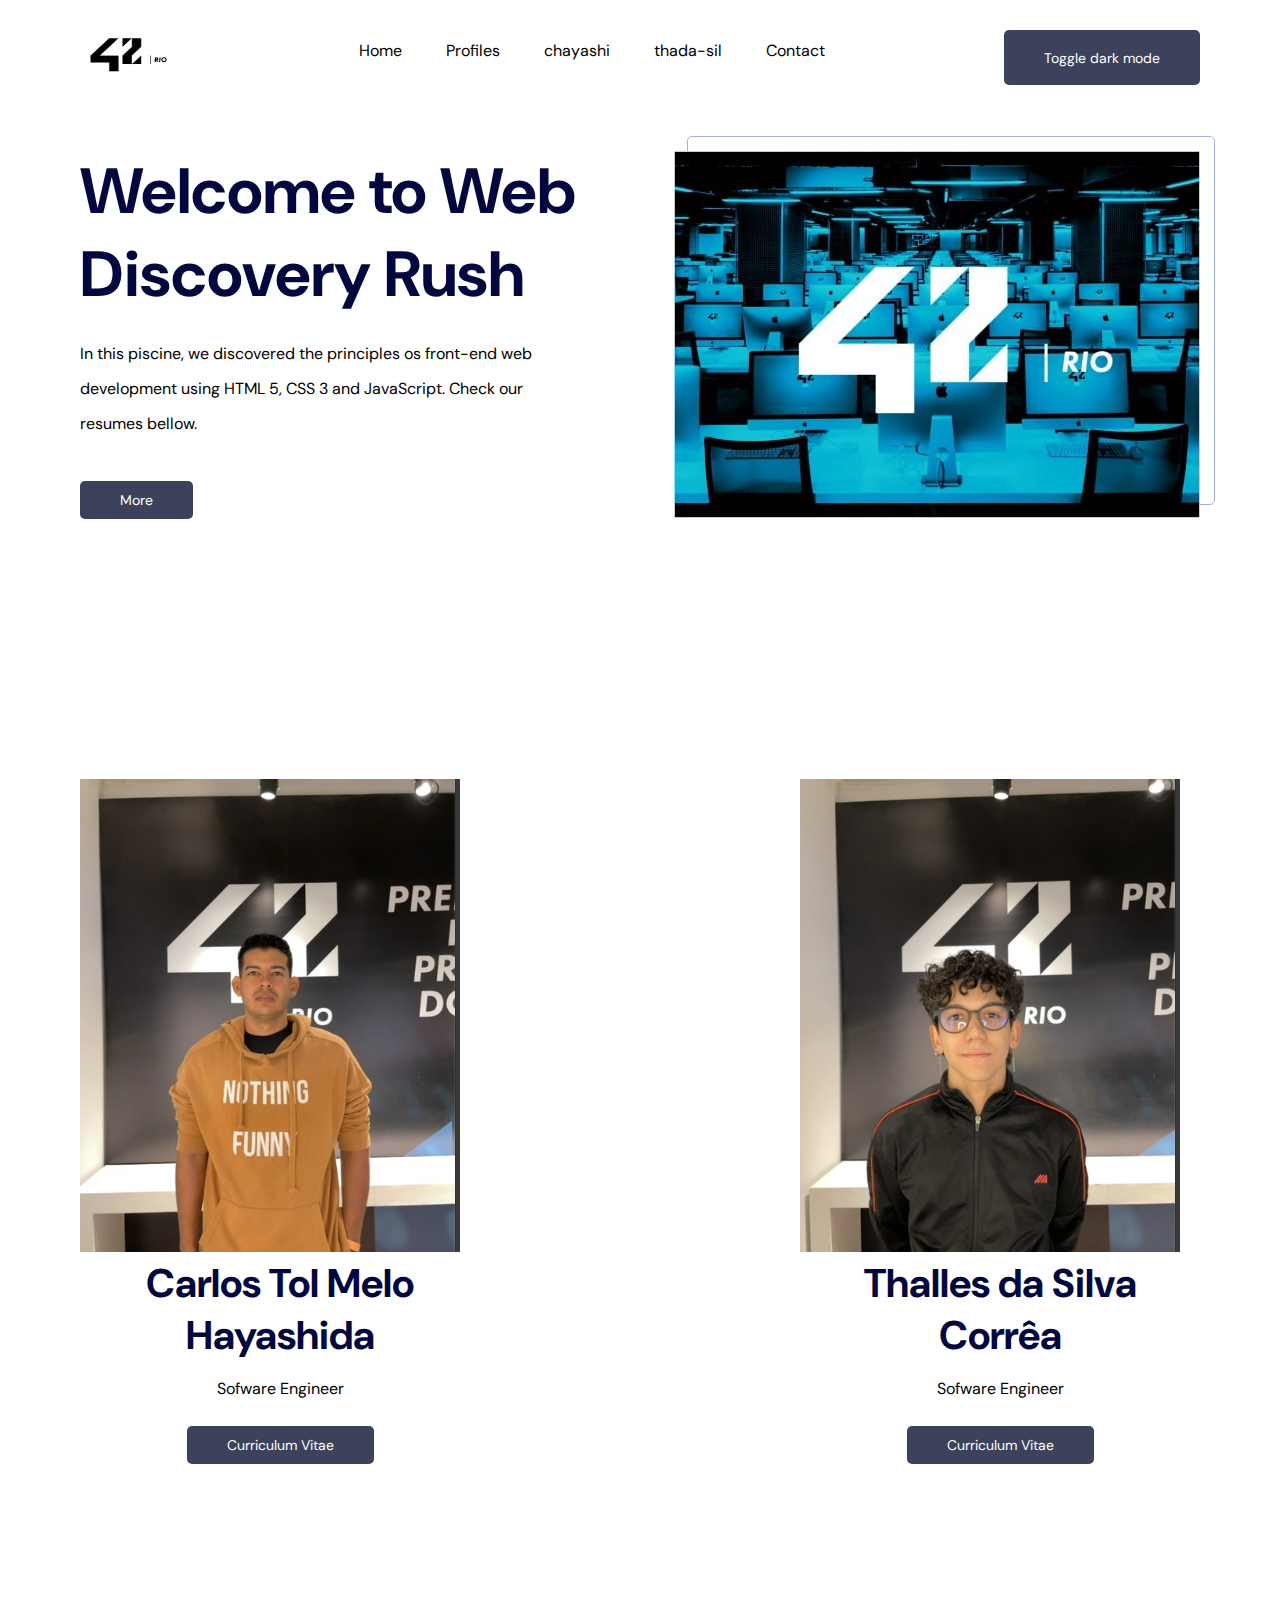
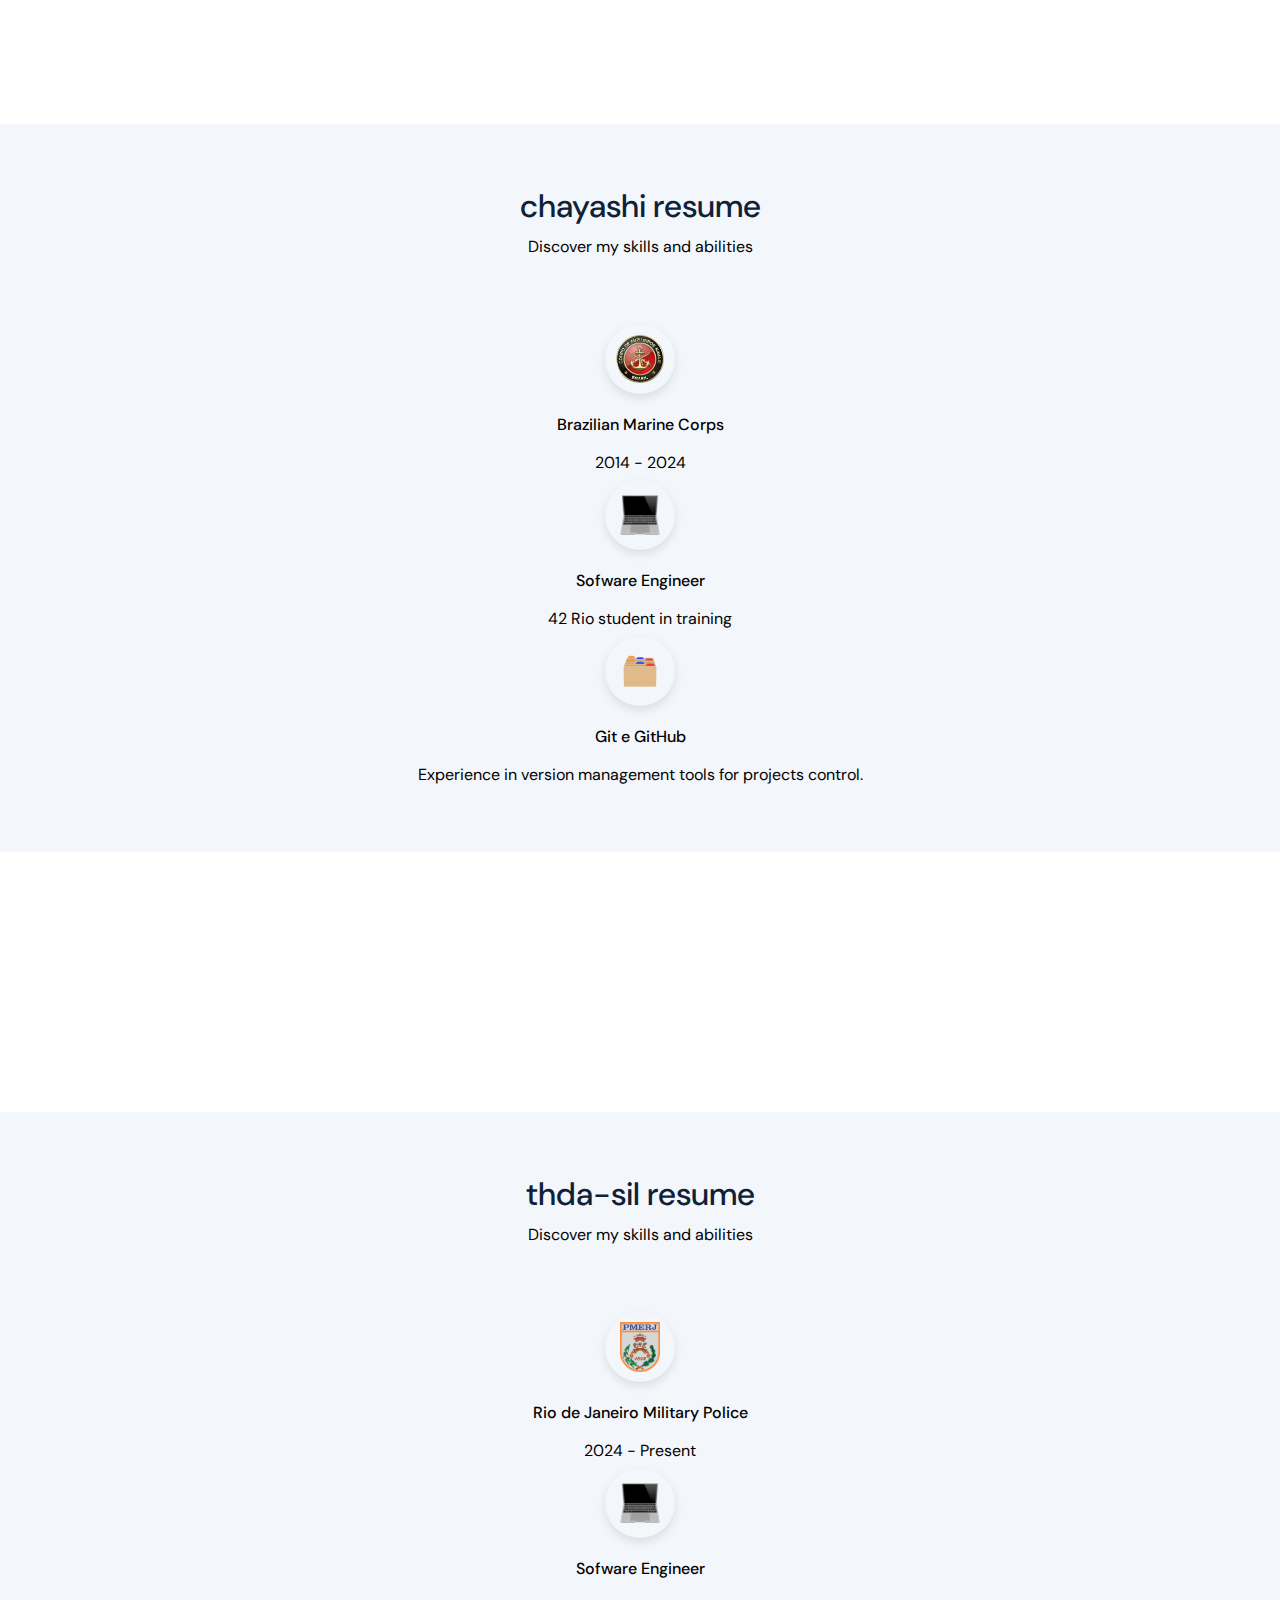
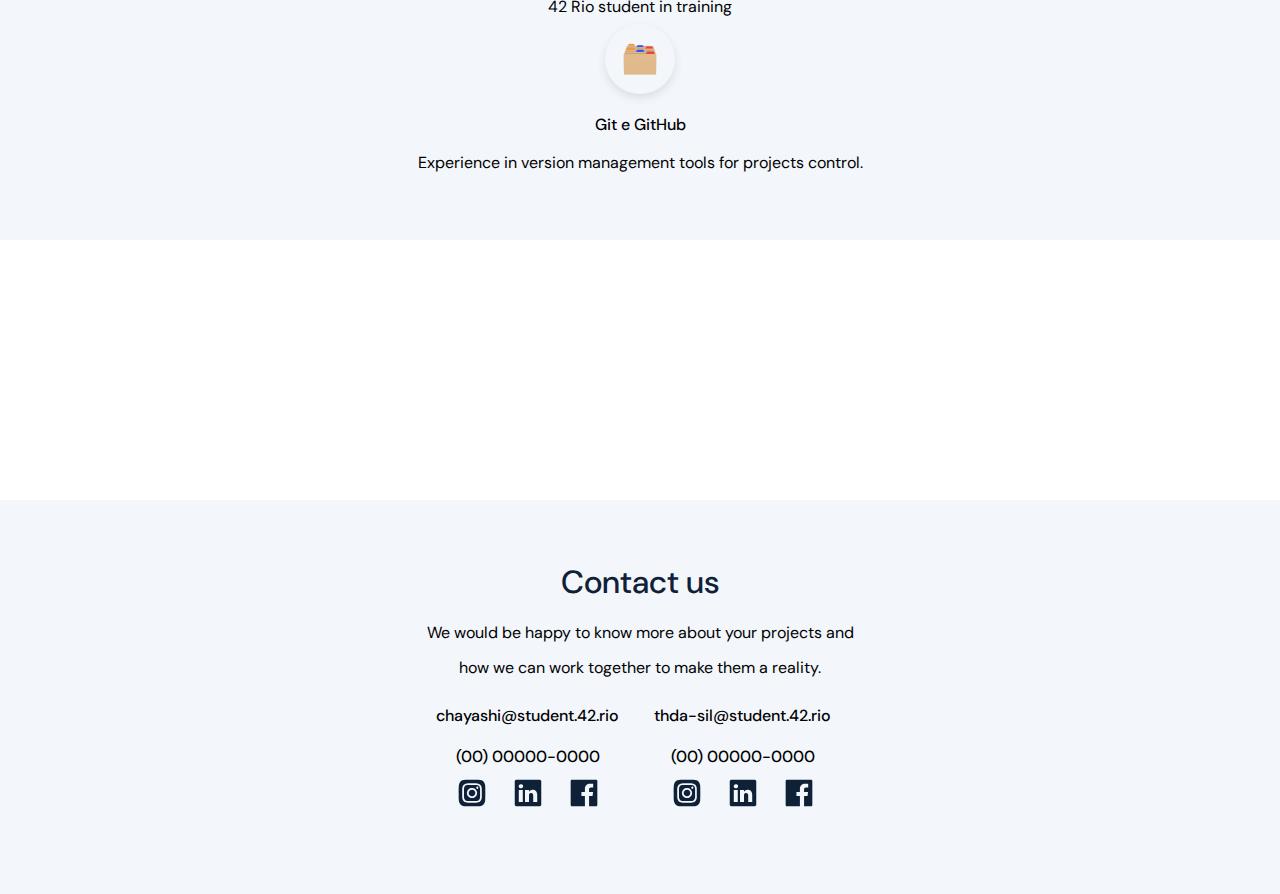
<file: rush/index.html>
<!DOCTYPE html>
<html lang="en">
<head>
	<!-- Meta tags -->
	<meta charset="UTF-8"/>
	<meta http-equiv="X-UA-Compatible" content="IE=edge"/>
	<meta name="viewport" content="width=device-width, initial-scale=1.0"/>
	<!-- Title -->
	<title>Rush</title>
	<!-- CSS -->
	<link rel="stylesheet" href="css/extends.css"/>
	<!-- Fonts -->
	<link rel="preconnect" href="https://fonts.googleapis.com" />
	<link rel="preconnect" href="https://fonts.gstatic.com" crossorigin />
	<link href="https://fonts.googleapis.com/css2?family=DM+Sans:wght@400;500;700&display=swap" rel="stylesheet"/>
</head>
<body>

	<!-- Navbar -->
	<nav class="navbar">
		<div class="navbar__content max-width mb-0">
			<a href="#header">
				<img height="50" width="100" src="assets/42.png" alt="Rush" />
			</a>
			<ul class="navbar__links">
				<li><a href="#header">Home</a></li>
				<li><a href="#about">Profiles</a></li>
				<li><a href="#skills">chayashi</a></li>
				<li><a href="#skills2">thada-sil</a></li>
				<li><a href="#footer">Contact</a></li>
			</ul>
			<div class="navbar__mobile">
				<img src="assets/menu.svg" alt="menu" class="burguer" />
				<ul class="mobile__links">
					<li><a href="#header">Home</a></li>
					<li><a href="#about">Profiles</a></li>
					<li><a href="#skills">chayashi</a></li>
					<li><a href="#skills2">thada-sil</a></li>
					<li><a href="#footer">Contact</a></li>
				</ul>
			</div>
			<button class="btn btn-primary" onclick="toggleDarkMode()">Toggle dark mode</button>
		</div>
	</nav>

	<!-- Header -->
	<header id="header" class="max-width">
		<div class="header__left">
			<h1>Welcome to Web Discovery Rush</h1>
			<p>
				In this piscine, we discovered the principles os front-end web development using HTML 5, CSS 3 and JavaScript. Check our resumes bellow.
			</p>
			<a href="#about" class="btn btn-primary">More</a>
		</div>
		<div class="header__right">
			<div class="header__image">
				<img src="assets/42.jpg" alt="42" class="42 Rio" />
			</div>
		</div>
	</header>

	<!-- About -->
	<main id="about" class="about max-width">
		<section class="about__left">
			<img src="assets/chayashi.png" alt="42" class="42" />
			<h2 class="secondary-title">Carlos Tol Melo Hayashida</h2>
			<p>Sofware Engineer</p>
			<div class="center-about">
				<a href="chayashi.html" class="btn btn-primary">Curriculum Vitae</a>
			</div>
		</section>
		<section class="about__right">
			<img src="assets/thda-sil.png" alt="42" class="42" />
			<h2 class="secondary-title">Thalles da Silva Corrêa</h2>
			<p>Sofware Engineer</p>
			<div class="center-about">
				<a href="thda-sil.html" class="btn btn-primary">Curriculum Vitae</a>
			</div>
		</section>
	</main>

	<!-- Skills -->
	<section id="skills" class="skills">
		<div class="skills__content max-width">
			<h2 class="tertiary-title">chayashi resume</h2>
			<p class="description">
				Discover my skills and abilities
			</p>
			<ul>
				<li class="skills__item">
					<div class="image-container">
						<img height="50" height="70" src="assets/cfn.png" alt="CFN" />
					</div>
					<h3>Brazilian Marine Corps</h3>
					<p>
						2014 - 2024
					</p>
				</li>
				<li class="skills__item">
					<div class="image-container">
						<img height="40" height="70" src="assets/notebook.png" alt="42" />
					</div>
					<h3>Sofware Engineer</h3>
					<p>
						42 Rio student in training
					</p>
				</li>
				<li class="skills__item">
					<div class="image-container">
						<img src="assets/files.png" alt="Gerenciamentos de versões" />
					</div>
					<h3>Git e GitHub</h3>
					<p>
						Experience in version management tools for projects control.
					</p>
				</li>
			</ul>
		</div>
	</section>

	<section id="skills2" class="skills">
		<div class="skills__content max-width">
			<h2 class="tertiary-title">thda-sil resume</h2>
			<p class="description">
				Discover my skills and abilities
			</p>
			<ul>
				<li class="skills__item">
					<div class="image-container">
						<img height="50" height="70" src="assets/pmerj.png" alt="PMERJ" />
					</div>
					<h3>Rio de Janeiro Military Police</h3>
					<p>
						2024 - Present
					</p>
				</li>
				<li class="skills__item">
					<div class="image-container">
						<img height="40" height="70" src="assets/notebook.png" alt="42" />
					</div>
					<h3>Sofware Engineer</h3>
					<p>
						42 Rio student in training
					</p>
				</li>
				<li class="skills__item">
					<div class="image-container">
						<img src="assets/files.png" alt="Gerenciamentos de versões" />
					</div>
					<h3>Git e GitHub</h3>
					<p>
						Experience in version management tools for projects control.
					</p>
				</li>
			</ul>
		</div>
	</section>

	<!-- Footer -->
	<footer id="footer">
		<div class="footer__content max-width mb-0">
			<h2 class="tertiary-title mb-s">Contact us</h2>
			<p class="mb-m">
				We would be happy to know more about your projects and how we can
				work together to make them a reality.
			</p>
			<div class="footer__contact_left mb-m">
				<div class="contact-info">
					<span class="mb-m">chayashi@student.42.rio</span>
					<span>(00) 00000-0000</span>
						<ul class="mb-l">
							<li>
								<a href="https://www.instagram.com/caarlostol/"><img src="assets/instagram.svg" alt="Instagram" /></a>
							</li>
							<li>
								<a href="https://www.linkedin.com/in/carlostolhayashida/"><img src="assets/linkedin.svg" alt="Linkedin" /></a>
							</li>
							<li>
								<a href="#"><img src="assets/facebook.svg" alt="Facebook" /></a>
							</li>
						</ul>
				</div>
			<div class="contact-info">
				<span class="mb-m">thda-sil@student.42.rio</span>
				<span>(00) 00000-0000</span>
					<ul class="mb-l">
						<li>
							<a href="https://www.instagram.com/thdslv_c/"><img src="assets/instagram.svg" alt="Instagram" /></a>
						</li>
						<li>
							<a href="https://www.linkedin.com/in/thalles-da-silva-095a47199/"><img src="assets/linkedin.svg" alt="Linkedin" /></a>
						</li>
						<li>
							<a href="#"><img src="assets/facebook.svg" alt="Facebook" /></a>
						</li>
					</ul>
			</div>
		</div>
	</footer>

	<!-- Script -->
	<script src="scripts/index.js"></script>
</body>
</html>
</file>
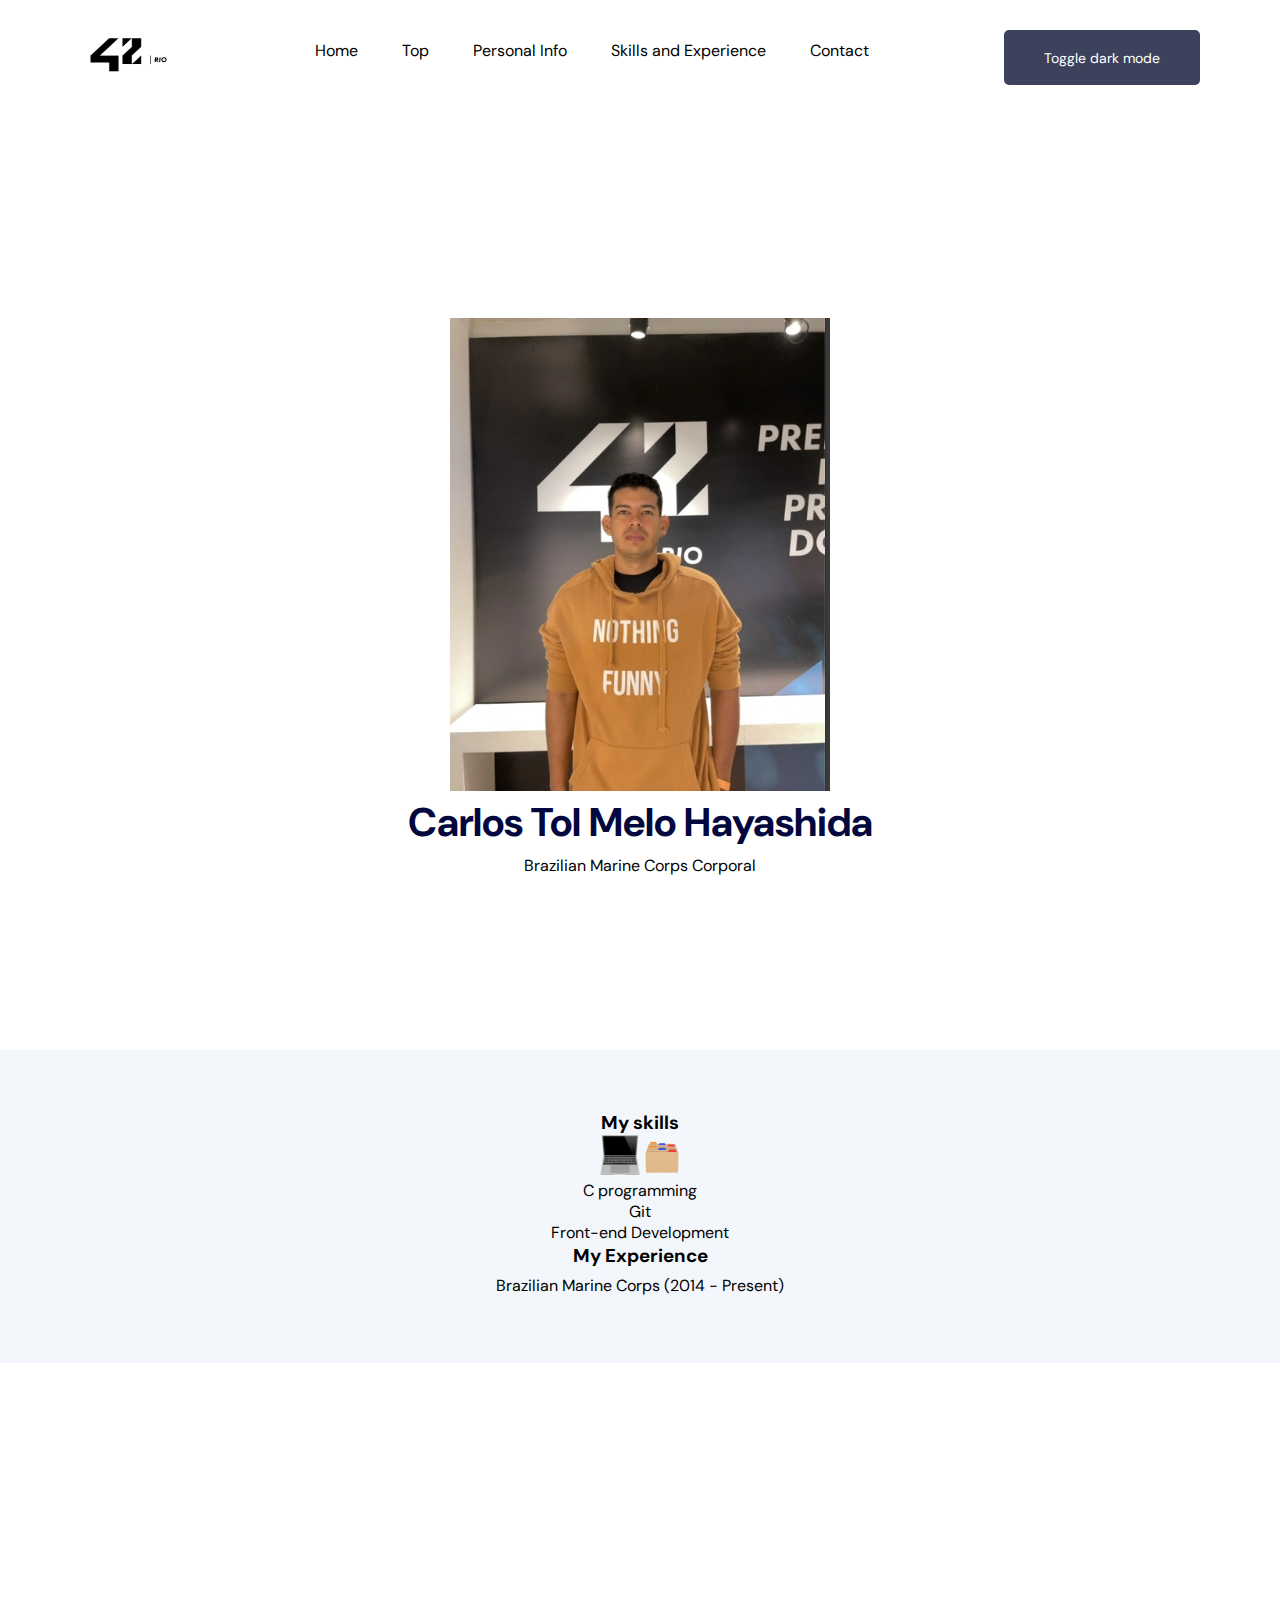
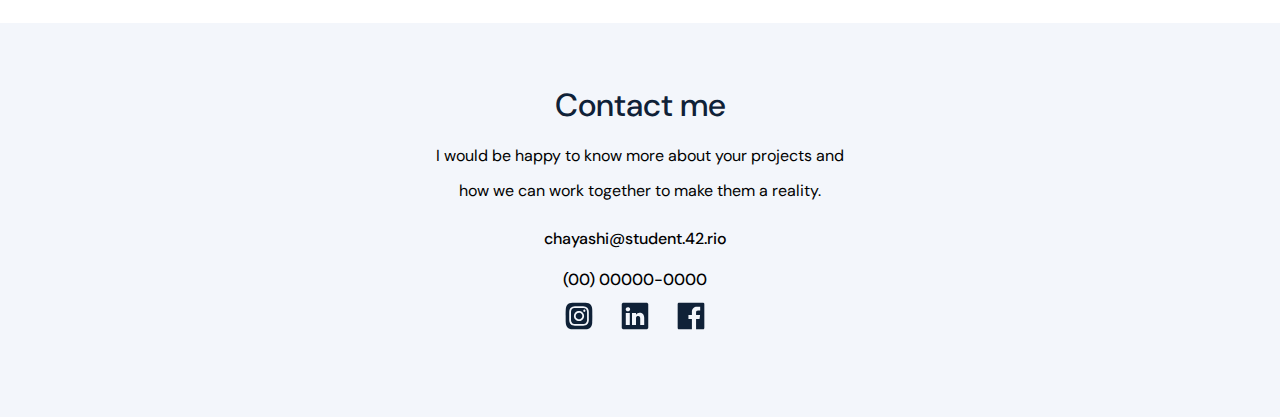
<file: rush/chayashi.html>
<!DOCTYPE html>
<html lang="en">
<head>
	<!-- Meta tags -->
	<meta charset="UTF-8"/>
	<meta http-equiv="X-UA-Compatible" content="IE=edge"/>
	<meta name="viewport" content="width=device-width, initial-scale=1.0"/>
	<!-- Title -->
	<title>Rush</title>
	<!-- CSS -->
	<link rel="stylesheet" href="css/extends.css"/>
	<!-- Fonts -->
	<link rel="preconnect" href="https://fonts.googleapis.com" />
	<link rel="preconnect" href="https://fonts.gstatic.com" crossorigin />
	<link href="https://fonts.googleapis.com/css2?family=DM+Sans:wght@400;500;700&display=swap" rel="stylesheet"/>
</head>
<body>
	<!-- Navbar -->
	<nav class="navbar">
		<div class="navbar__content max-width mb-0">
			<a href="#top">
				<img height="50" width="100" src="assets/42.png" alt="Rush" />
			</a>
			<ul class="navbar__links">
				<li><a href="index.html">Home</a></li>
				<li><a href="#top">Top</a></li>
				<li><a href="#about-chayashi">Personal Info</a></li>
				<li><a href="#skills-chayashi">Skills and Experience</a></li>
				<li><a href="#footer-chayashi">Contact</a></li>
			</ul>
			<div class="navbar__mobile">
				<img src="assets/menu.svg" alt="menu" class="burguer" />
				<ul class="mobile__links">
					<li><a href="index.html">Home</a></li>
					<li><a href="#top">Top</a></li>
					<li><a href="#about-chayashi">Personal Info</a></li>
					<li><a href="#skills-chayashi">Skills and Experience</a></li>
					<li><a href="#footer-chayashi">Contact</a></li>
				</ul>
			</div>
			<button class="btn btn-primary" onclick="toggleDarkMode()">Toggle dark mode</button>
		</div>
	</nav>

	<!--About-->
	<main class="about-chayashi" id="about-chayashi">
				<section class="center-about-chayashi">
					<img src="assets/chayashi.png" alt="42" class="42" />
					<h2 class="secondary-title">Carlos Tol Melo Hayashida</h2>
					<p>Brazilian Marine Corps Corporal</p>
				</section>
	</main>

	<!-- Skills -->
	<section id="skills-chayashi" class="skills">
		<div class="skills__content max-width">
			<h3>My skills</h3>
			<div class="image-container">
				<img height="40" height="70" src="assets/notebook.png" alt="Laptop"/>
				<img src="assets/files.png" alt="Files"/>
			</div>
				<ul>
					<li>C programming</li>
					<li>Git</li>
					<li>Front-end Development</li>
				</ul>
			<h3>My Experience</h3>
			<p>Brazilian Marine Corps (2014 - Present)</p>
			<ul class="skills-ul">
				<li class="skills__item"></li>
			</ul>
		</div>
	</section>

	<!-- Footer -->
	<footer id="footer-chayashi">
		<div class="footer__content max-width mb-0">
			<h2 class="tertiary-title mb-s">Contact me</h2>
			<p class="mb-m">
				I would be happy to know more about your projects and how we can
				work together to make them a reality.
			</p>
			<div class="footer__contact_left mb-m">
				<div class="contact-info">
					<span class="mb-m">chayashi@student.42.rio</span>
					<span>(00) 00000-0000</span>
						<ul class="mb-l">
							<li>
								<a href="https://www.instagram.com/caarlostol/"><img src="assets/instagram.svg" alt="Instagram" /></a>
							</li>
							<li>
								<a href="https://www.linkedin.com/in/carlostolhayashida/"><img src="assets/linkedin.svg" alt="Linkedin" /></a>
							</li>
							<li>
								<a href="#"><img src="assets/facebook.svg" alt="Facebook" /></a>
							</li>
						</ul>
				</div>
		</div>
	</footer>

	<!-- Script -->
	<script src="scripts/index.js"></script>
</body>
</html>
</file>
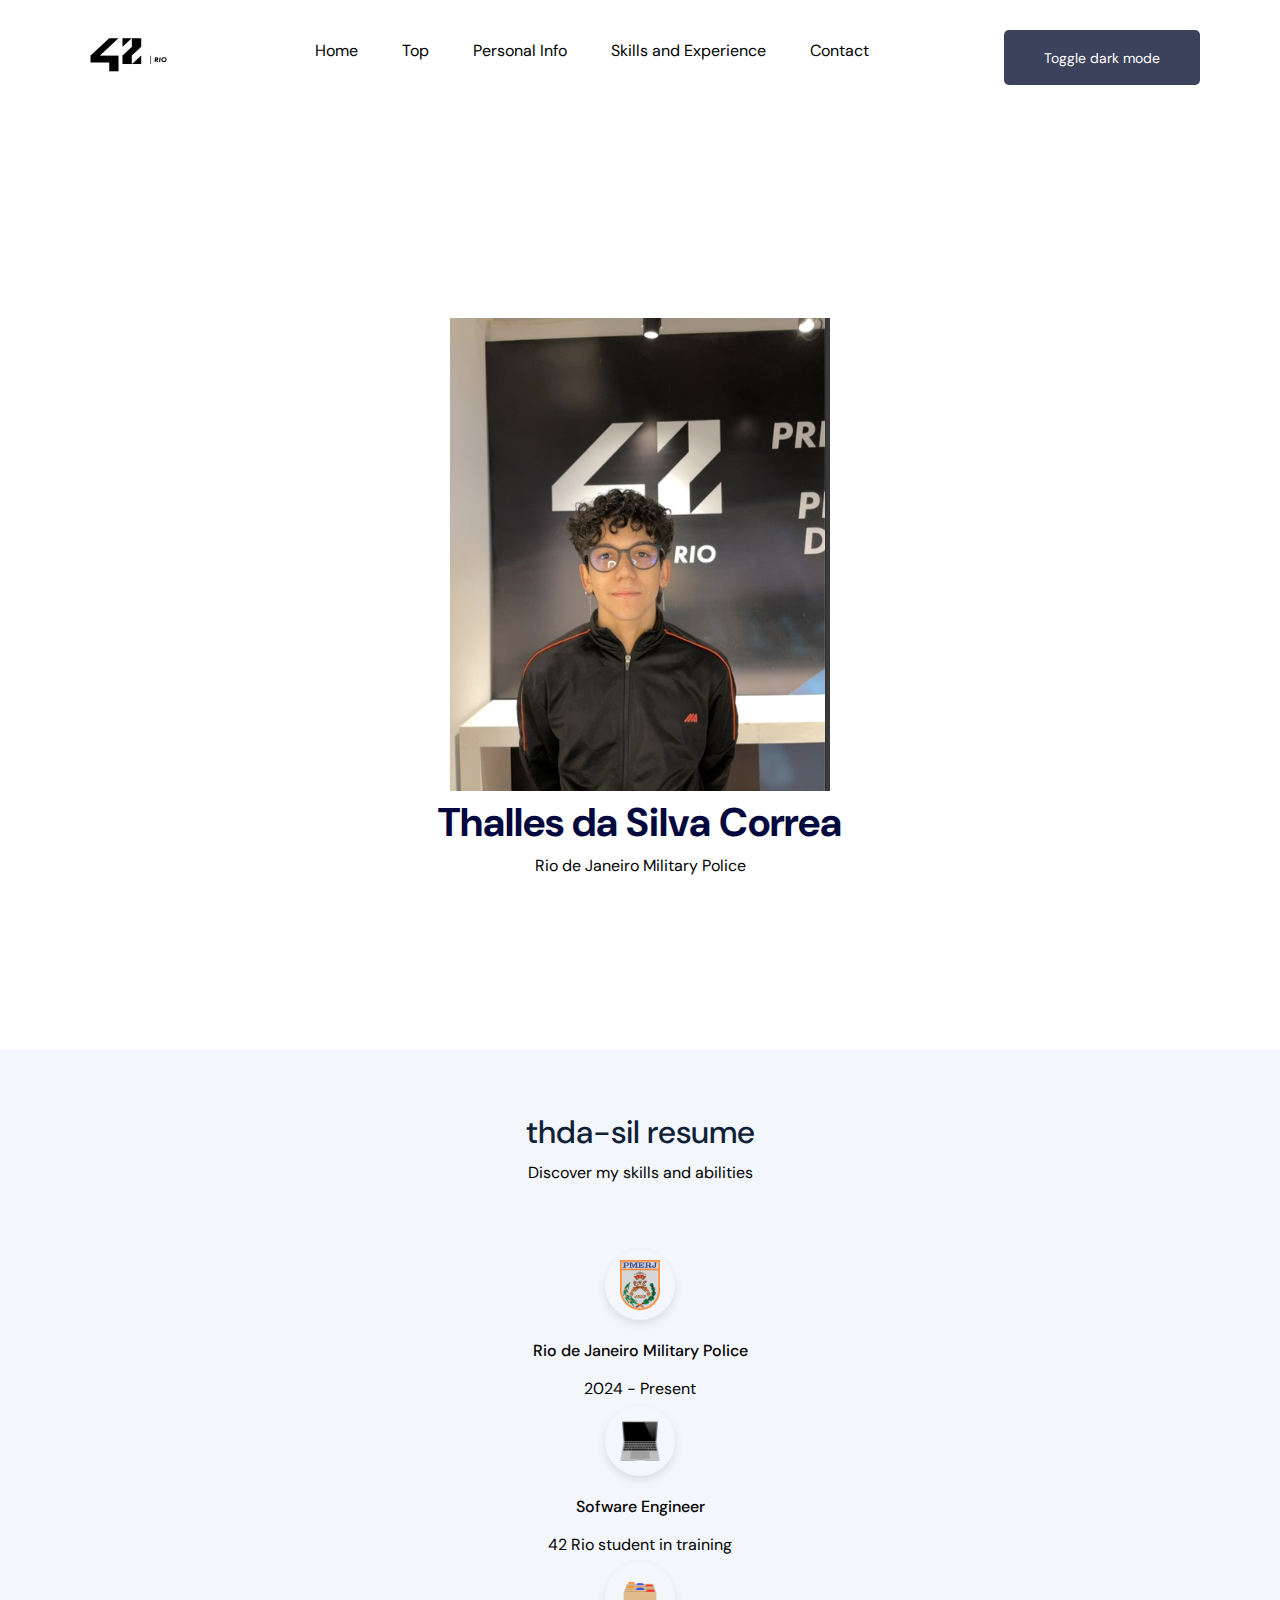
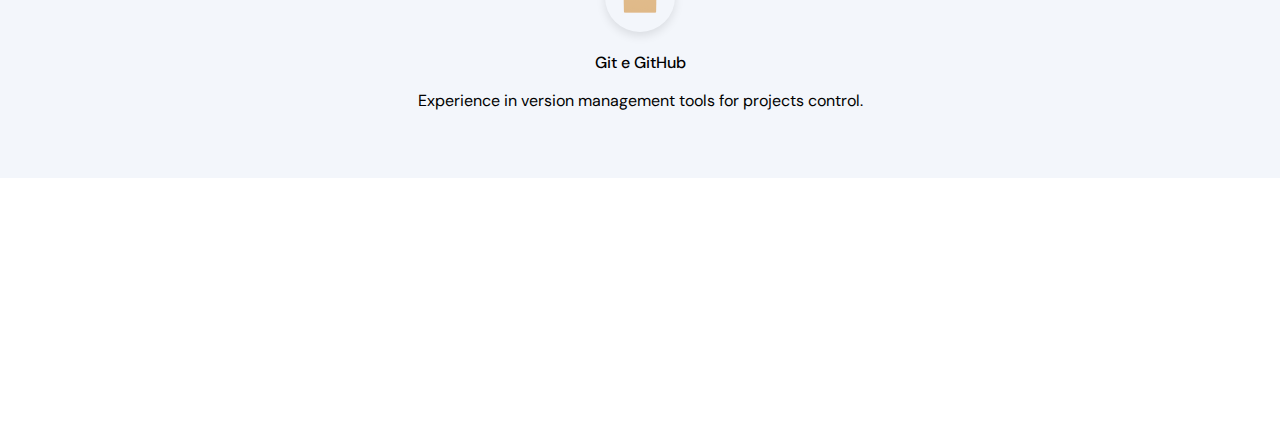
<file: rush/thda-sil.html>
<!DOCTYPE html>
<html lang="en">
<head>
	<!-- Meta tags -->
	<meta charset="UTF-8"/>
	<meta http-equiv="X-UA-Compatible" content="IE=edge"/>
	<meta name="viewport" content="width=device-width, initial-scale=1.0"/>
	<!-- Title -->
	<title>Rush</title>
	<!-- CSS -->
	<link rel="stylesheet" href="css/extends.css"/>
	<!-- Fonts -->
	<link rel="preconnect" href="https://fonts.googleapis.com" />
	<link rel="preconnect" href="https://fonts.gstatic.com" crossorigin />
	<link href="https://fonts.googleapis.com/css2?family=DM+Sans:wght@400;500;700&display=swap" rel="stylesheet"/>
</head>
<body>
	<!-- Navbar -->
	<nav class="navbar">
		<div class="navbar__content max-width mb-0">
			<a href="#top">
				<img height="50" width="100" src="assets/42.png" alt="Rush" />
			</a>
			<ul class="navbar__links">
				<li><a href="index.html">Home</a></li>
				<li><a href="#top">Top</a></li>
				<li><a href="#about-thda-sil">Personal Info</a></li>
				<li><a href="#skills-thda-sil">Skills and Experience</a></li>
				<li><a href="#footer-thda-sil">Contact</a></li>
			</ul>
			<div class="navbar__mobile">
				<img src="assets/menu.svg" alt="menu" class="burguer" />
				<ul class="mobile__links">
					<li><a href="index.html">Home</a></li>
					<li><a href="#top">Top</a></li>
					<li><a href="#about-thda-sil">Personal Info</a></li>
					<li><a href="#skills-thda-sil">Skills and Experience</a></li>
					<li><a href="#footer-thda-sil">Contact</a></li>
				</ul>
			</div>
			<button class="btn btn-primary" onclick="toggleDarkMode()">Toggle dark mode</button>
		</div>
	</nav>

	<!--About-->
	<main class="about-thda-sil" id="about-thda-sil">
		<section class="center-about-thda-sil">
			<img src="assets/thda-sil.png" alt="42" class="42" />
			<h2 class="secondary-title">Thalles da Silva Correa</h2>
			<p>Rio de Janeiro Military Police</p>
		</section>
	</main>


	<section id="skills2" class="skills">
		<div class="skills__content max-width">
			<h2 class="tertiary-title">thda-sil resume</h2>
			<p class="description">
				Discover my skills and abilities
			</p>
			<ul>
				<li class="skills__item">
					<div class="image-container">
						<img height="50" height="70" src="assets/pmerj.png" alt="PMERJ" />
					</div>
					<h3>Rio de Janeiro Military Police</h3>
					<p>
						2024 - Present
					</p>
				</li>
				<li class="skills__item">
					<div class="image-container">
						<img height="40" height="70" src="assets/notebook.png" alt="42" />
					</div>
					<h3>Sofware Engineer</h3>
					<p>
						42 Rio student in training
					</p>
				</li>
				<li class="skills__item">
					<div class="image-container">
						<img src="assets/files.png" alt="Gerenciamentos de versões" />
					</div>
					<h3>Git e GitHub</h3>
					<p>
						Experience in version management tools for projects control.
					</p>
				</li>
			</ul>
		</div>
	</section>
</body>
</html>
</file>
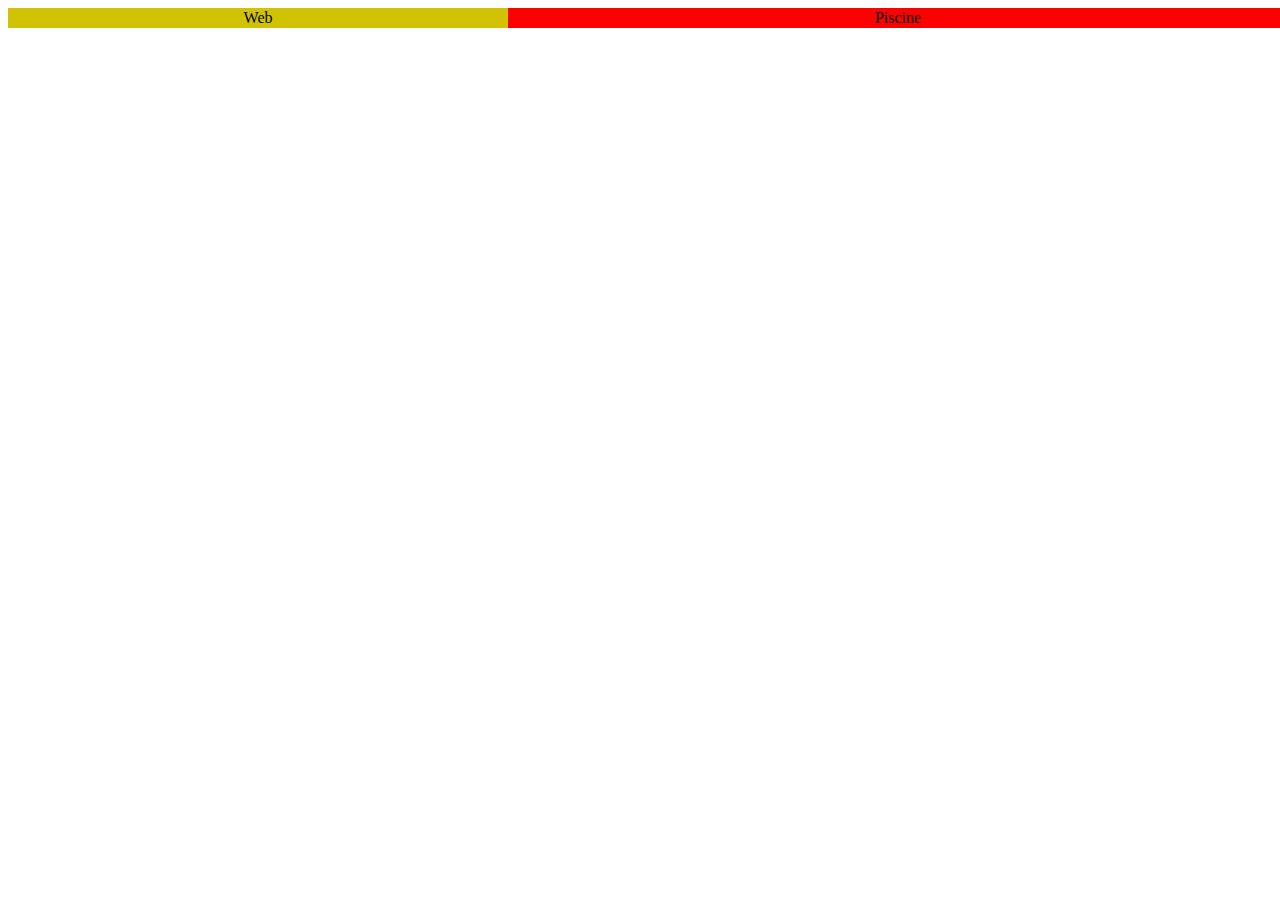
<file: cell01/ex05/tab.html>
<!DOCTYPE html>
<html lang="en">
<head>
    <meta charset="UTF-8">
    <meta name="viewport" content="width=device-width, initial-scale=1.0">
    <title>Tab</title>
    <style>
    body {
        width: 100vw;
        height: 50vh;    
    }
    table {
        border-collapse: collapse;
        width: 100%;
    }
    td {
		text-align: center;
		vertical-align: middle;
	}
	.cell1 {
		background-color:#d1c303;
	}
	.cell2 {
		background-color:#FF0000;
	}
	</style>
</head>
<body>
    <table>
        <tr>
            <td class="cell1">Web</td>
            <td class="cell2">Piscine</td>
        </tr>
    </table>
</body>
</html>
</file>
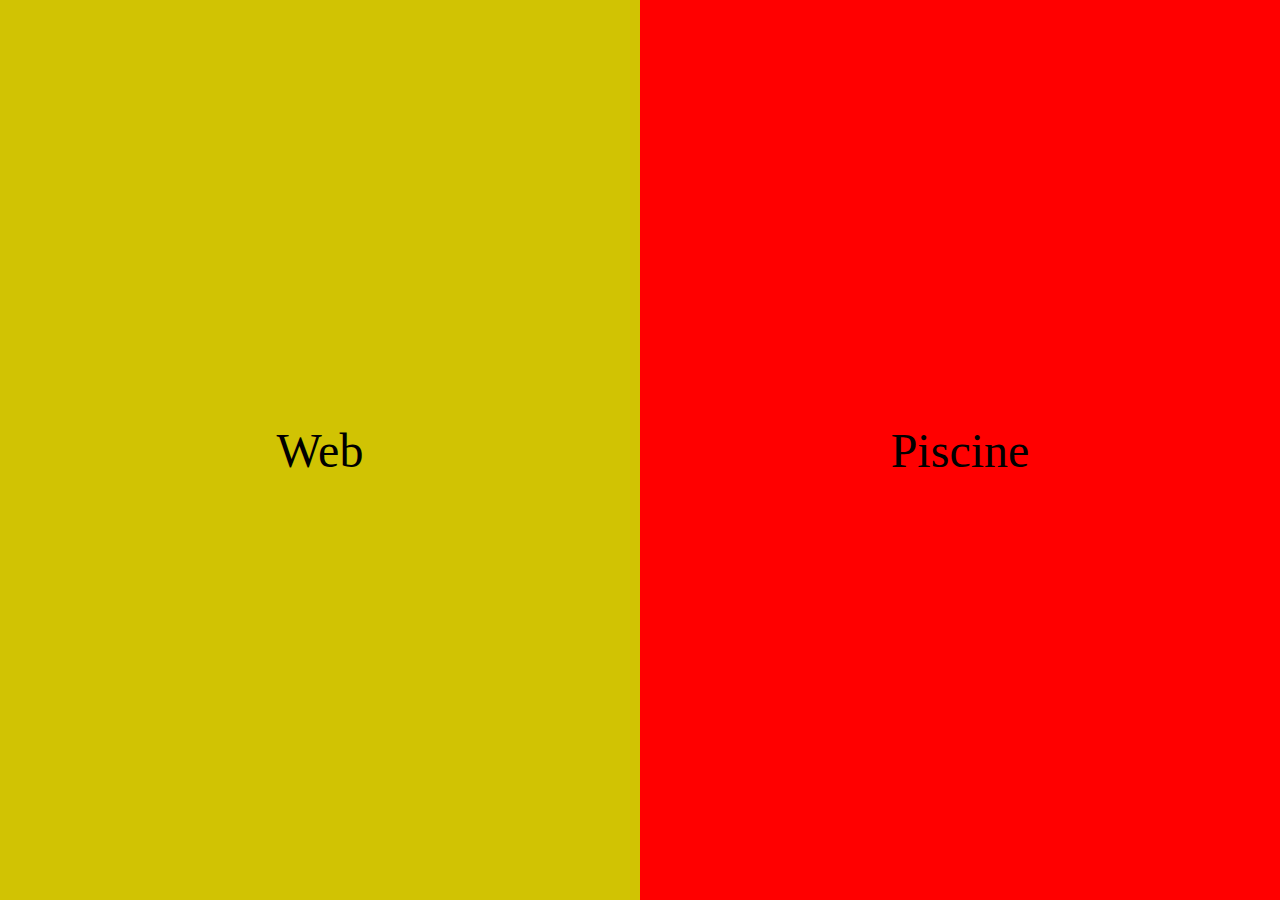
<file: cell01/ex06/responsive.html>
<!DOCTYPE html>
<html lang="en">
<head>
    <meta charset="UTF-8">
    <meta name="viewport" content="width=device-width, initial-scale=1.0">
    <title>Tab</title>
    <style>
    body {
        margin: 0;
        padding: 0;
        width: 100vw;
        height: 100vh;
        overflow: hidden;    
    }
    table {
        border-collapse: collapse;
        width: 100%;
        height: 100%;
    }
    td {
		text-align: center;
		vertical-align: middle;
        width: 50%;
        font-size: 300%;
	}
	.cell1 {
		background-color:#d1c303;
	}
	.cell2 {
		background-color:#FF0000;
	}
	</style>
</head>
<body>
    <table>
        <tr>
            <td class="cell1" >Web</td>
            <td class="cell2">Piscine</td>
        </tr>
    </table>
</body>
</html>
</file>
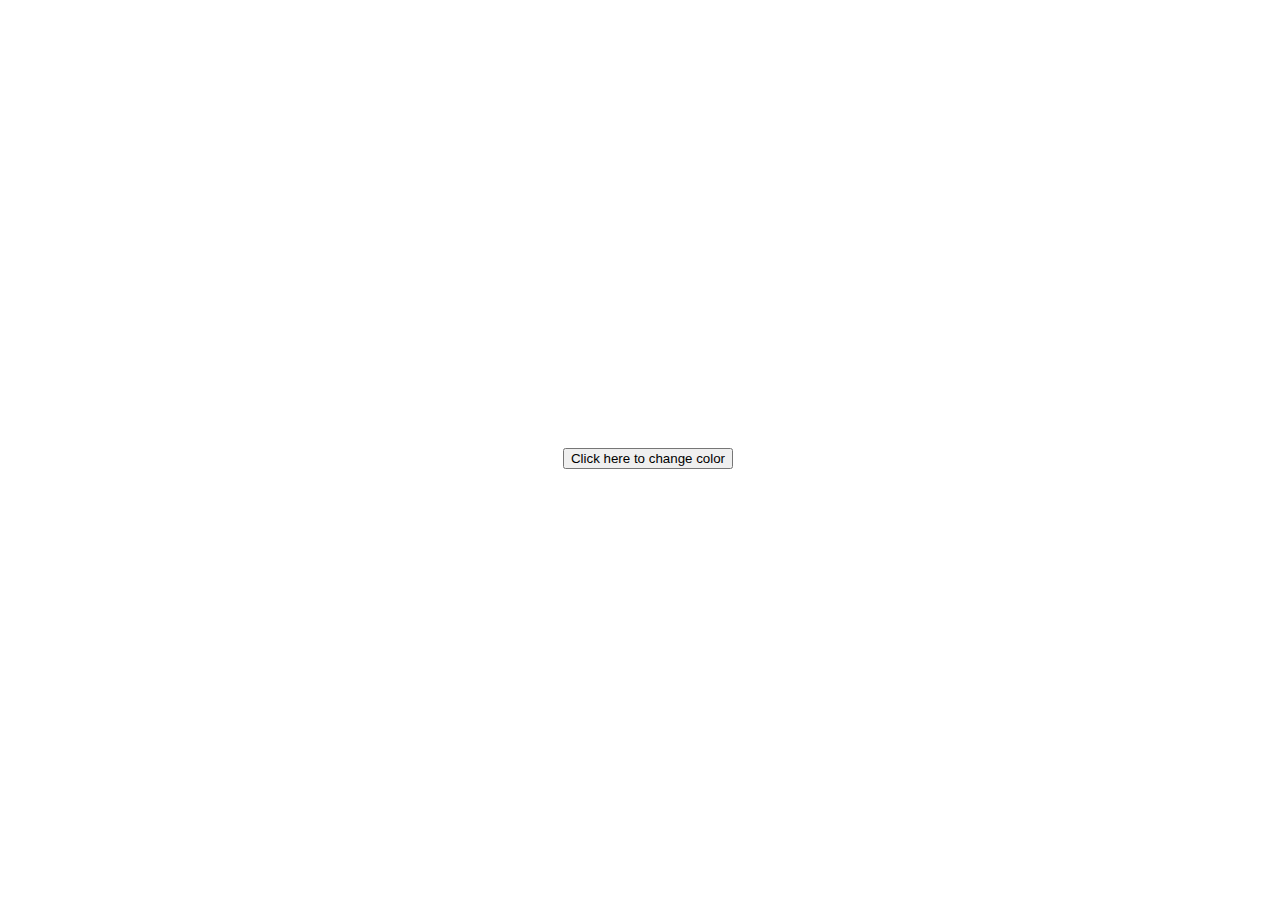
<file: cell03/ex00/background.html>
<!DOCTYPE html>
<html lang="en">
<head>
    <meta charset="UTF-8">
    <meta name="viewport" content="width=device-width, initial-scale=1.0">
    <link rel="stylesheet" href="background.css">
    <title>Background</title>
    <script>
        function   change_color()
        {
            var colors = ["#FF5733", "#33FF57", "#5733FF", "#FF33F9", "#33FFF9", "#FF5733", "#33FF57", "#5733FF", "#FF33F9", "#33FFF9"]
            var color = colors[Math.floor(Math.random() * colors.length)]
            document.body.style.backgroundColor = color;
        }
    </script>
    
</head>

<body>
    <button id="changeColor" onclick="change_color()">Click here to change color</button>
</body>
</html>
</file>
<file: rush/css/extends.css>
@import './variables.css';
@import './globals.css';

@import './components/about.css';
@import './components/footer.css';
@import './components/header.css';
@import './components/navbar.css';
@import './components/projects.css';
@import './components/skills.css';

@import './profile-components/about-chayashi.css';
@import './profile-components/about-thda-sil.css';
</file>
<file: cell03/ex00/background.css>
body {
    background-color: white;
    width: 100vw;
    height: 100vh;

    display: flex;
    justify-content: center;
    align-items: center;
}
</file>
